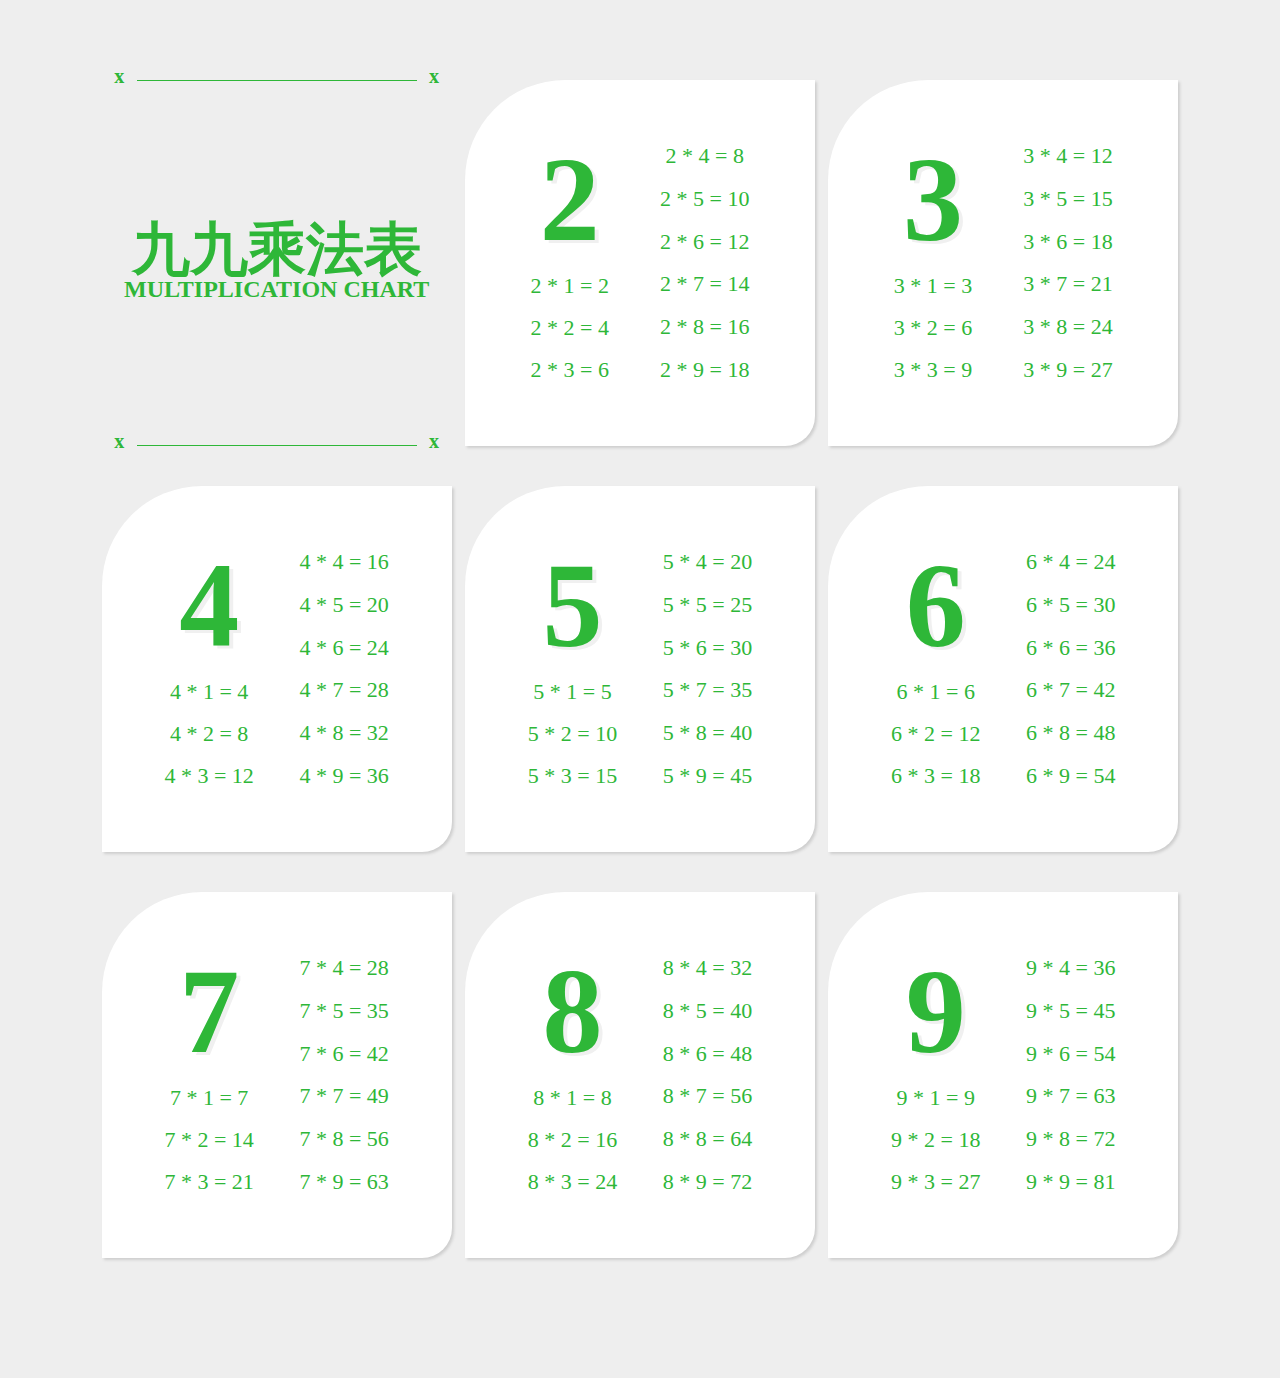
<file: 1F/index.html>
<!DOCTYPE html>
<html lang="en">
<head>
    <meta charset="UTF-8">
    <meta name="viewport" content="width=device-width, initial-scale=1.0">
    <title>1F 9*9</title>
    <link href="css/style.css" rel="stylesheet" type="text/css">
</head>
<body>
    <div class="wrapper">
        <div class="content">
            <div class="box header">
                <span class="line"></span>
                <div class="title">
                    <h1>九九乘法表</h1>
                    <h2>MULTIPLICATION CHART</h2>
                </div>
                <span class="line"></span>
            </div>
        </div>
    </div>
    <script src="js/js.js"></script>
</body>
</html>
</file>
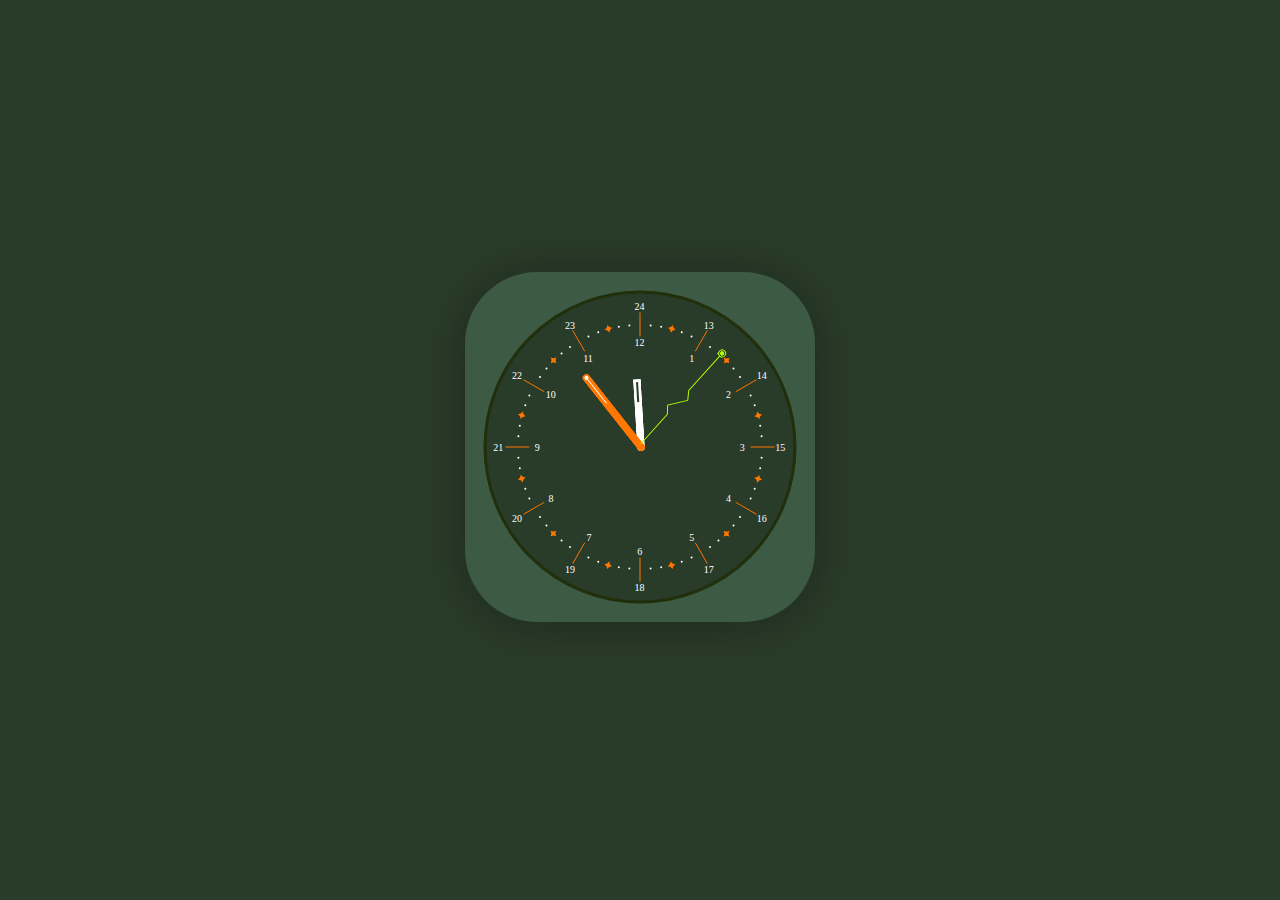
<file: 2F/index.html>
<!DOCTYPE html>
<html lang="en">
<head>
    <meta charset="UTF-8">
    <meta name="viewport" content="width=device-width, initial-scale=1.0">
    <title>2F Clock</title>
    <link href="css/style.css" rel="stylesheet" type="text/css">
</head>
<body>
    <div class="content">
        <div class="clock">
            <img src="img/hour-hand.svg" class="hour">
            <img src="img/minute-hand.svg" class="min">
            <img src="img/second-hand.svg" class="sec">
        </div>
    </div>
    <script src="js/js.js"></script>
</body>
</html>
</file>
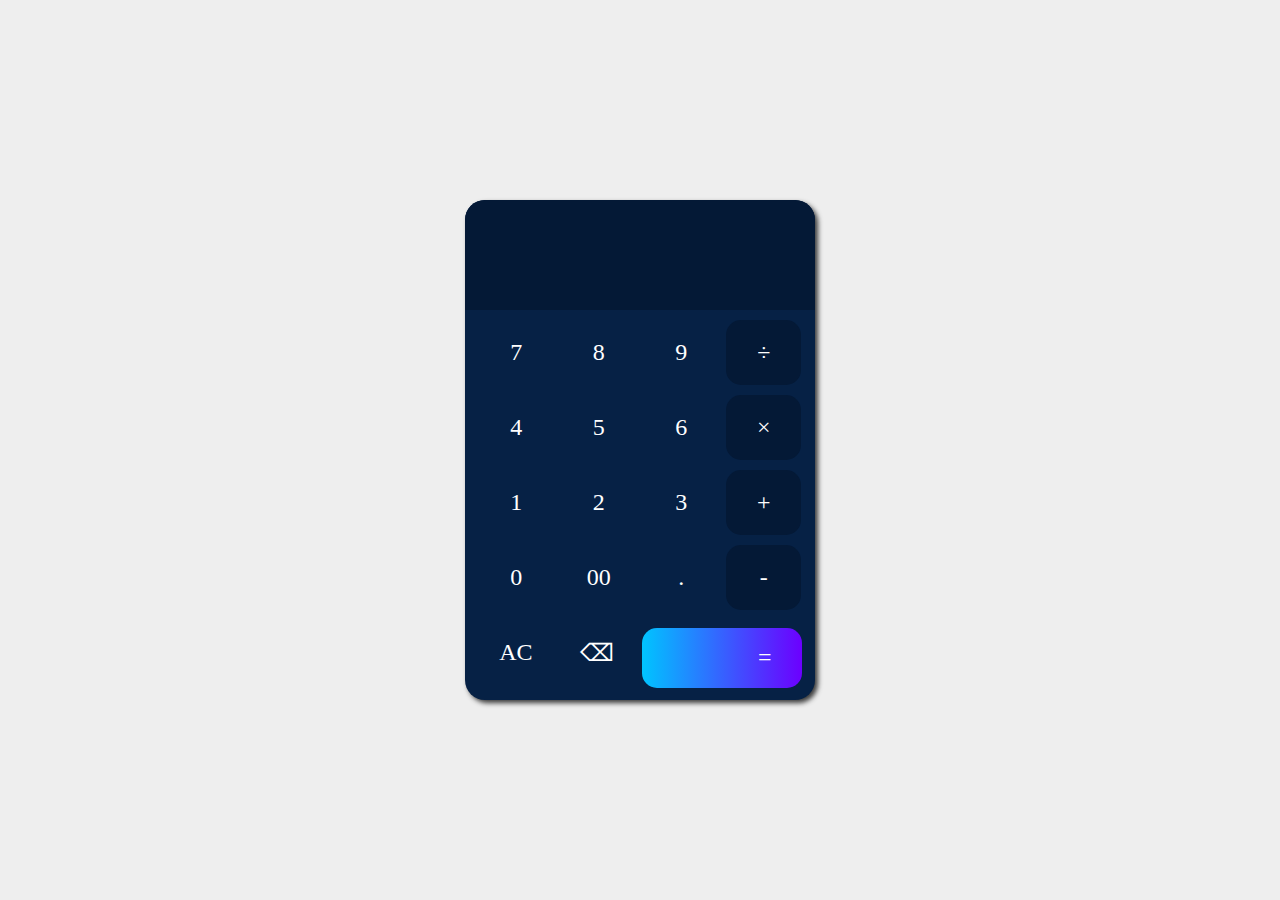
<file: 3F/index.html>
<!DOCTYPE html>
<html lang="en">
<head>
    <meta charset="UTF-8">
    <meta name="viewport" content="width=device-width, initial-scale=1.0">
    <title>Calculator</title>
    <link href="css/style.css" rel="stylesheet" type="text/css">
</head>
<body>
    <div class="wrapper">
        <div class="content">
            <div class="text">
                <div class="operation" id="operation"></div>
                <div class="text_num" id="text_num"></div>
            </div>
            <div class="keyboard">
                <div class="box" data-key="103" onclick="key('7')">7</div>
                <div class="box" data-key="104" onclick="key('8')">8</div>
                <div class="box" data-key="105" onclick="key('9')">9</div>
                <div class="box box_square" data-key="111" onclick="square('/')">÷</div>
                <div class="box" data-key="100" onclick="key('4')">4</div>
                <div class="box" data-key="101" onclick="key('5')">5</div>
                <div class="box" data-key="102" onclick="key('6')">6</div>
                <div class="box box_square" data-key="106" onclick="square('*')">×</div>
                <div class="box" data-key="97" onclick="key('1')">1</div>
                <div class="box" data-key="98" onclick="key('2')">2</div>
                <div class="box" data-key="99" onclick="key('3')">3</div>
                <div class="box box_square" data-key="107"  onclick="square('+')">+</div>
                <div class="box" data-key="96" onclick="key('0')">0</div>
                <div class="box" onclick="key('00')">00</div>
                <div class="box" data-key="110" onclick="key('.')">.</div>
                <div class="box box_square" data-key="109"  onclick="square('-')">-</div>
                <div class="box" data-key="46" onclick="clean()">AC</div>
                <div class="box" data-key="8" onclick="back()">⌫</div>
                <div class="box_result" data-key="108" onclick="result()">=</div>
            </div>
        </div>
    </div>
    <script src="js/js.js"></script>
</body>
</html>
</file>
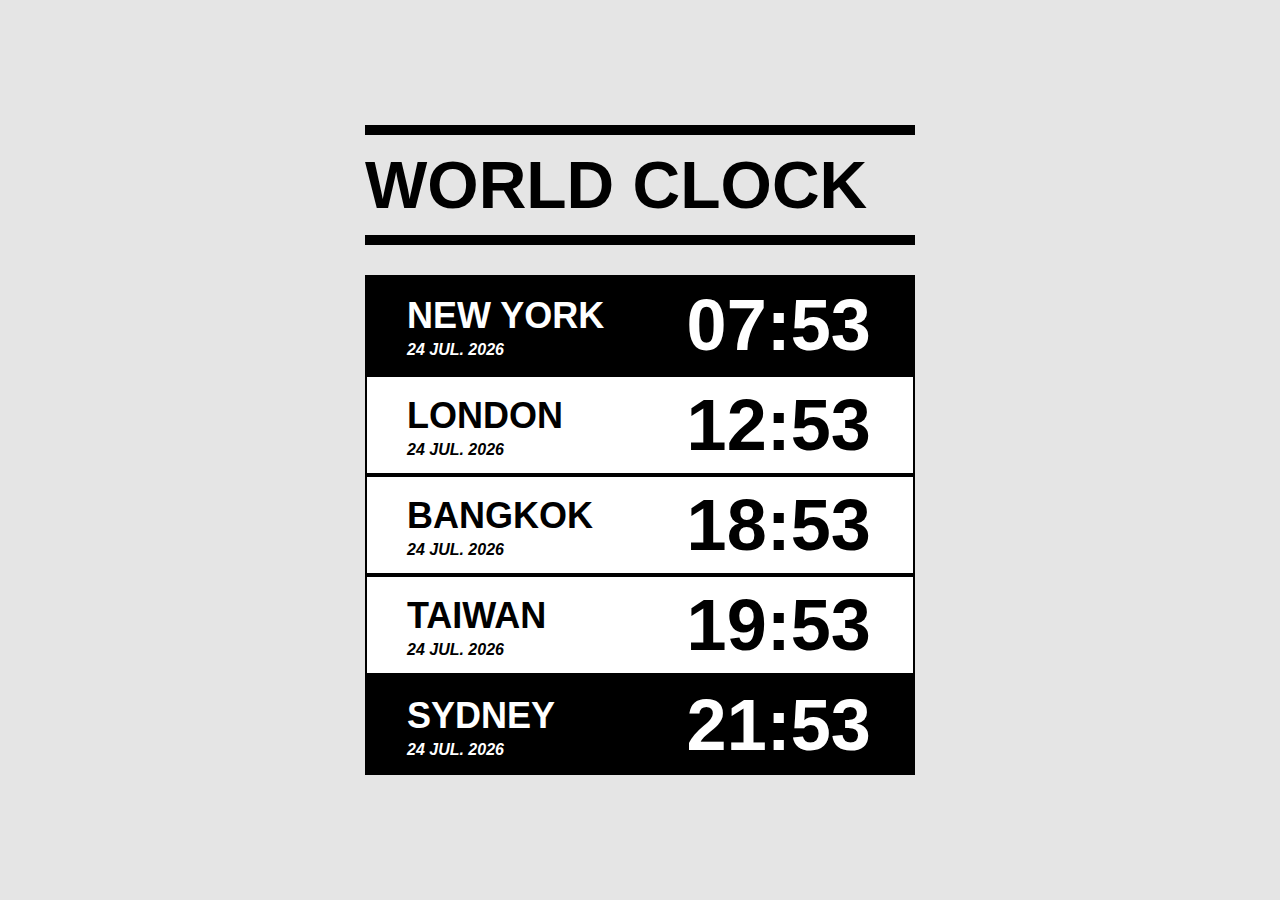
<file: 4F/index.html>
<!DOCTYPE html>
<html lang="en">
<head>
    <meta charset="UTF-8">
    <meta name="viewport" content="width=device-width, initial-scale=1.0">
    <title>World-Clock</title>
    <link href="css/style.css" rel="stylesheet" type="text/css">
</head>
<body>
    <div class="wrapper">
        <div class="content">
            <div class="title"><a>WORLD CLOCK</a></div>
            <div class="clock_list">
            </div>
        </div>
    </div>
    <script src="js/js.js"></script>
</body>
</html>
</file>
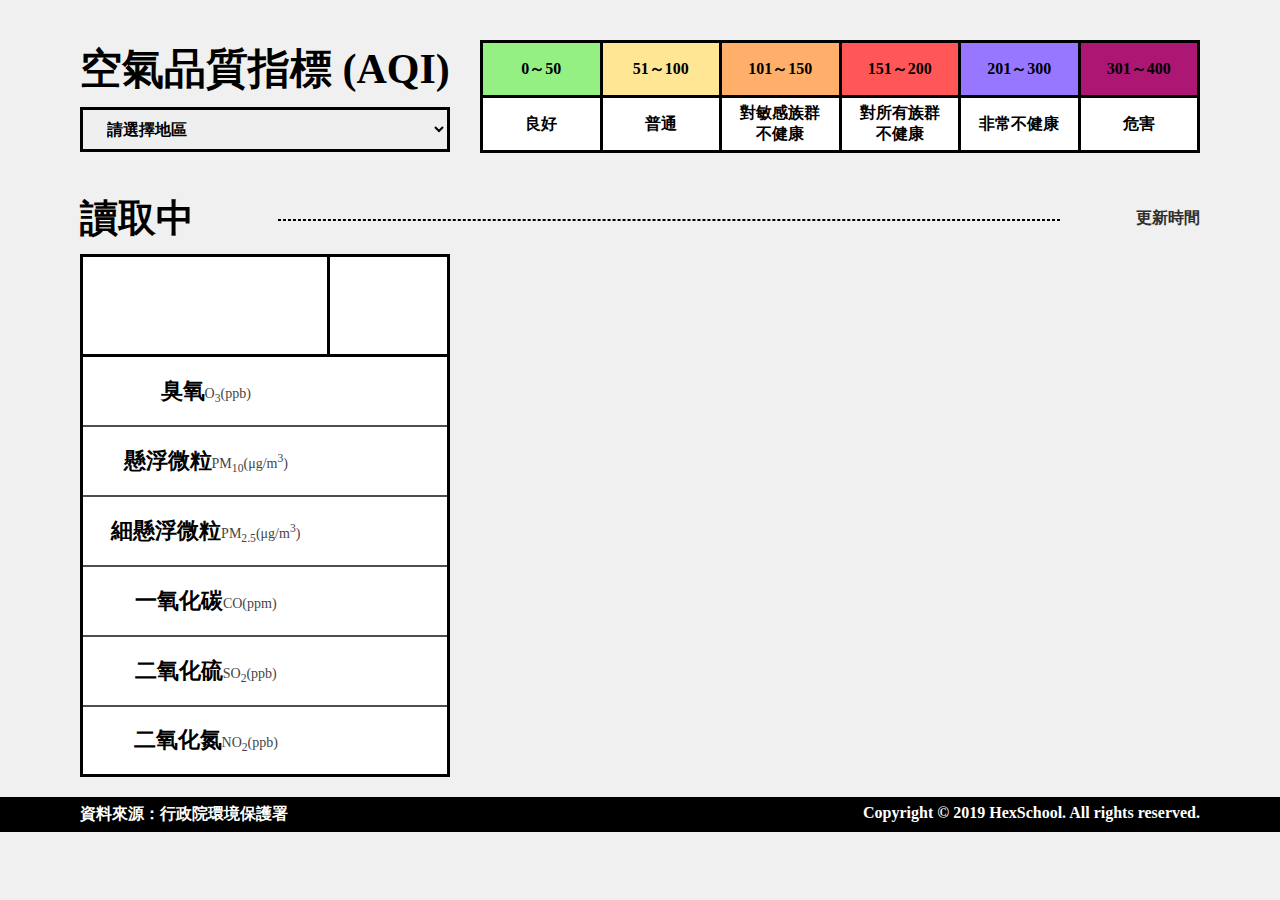
<file: 5F/index.html>
<!DOCTYPE html>
<html lang="en">
<head>
    <meta charset="UTF-8">
    <meta name="viewport" content="width=device-width, initial-scale=1.0">
    <link href="css/style.css" rel="stylesheet" type="text/css">
    <title>全台空氣指標儀表板 AQI</title>
</head>
<body>
    <div class="wrapper">
        <header>
            <div class="header_left">
                <div class="title"><h1>空氣品質指標 (AQI)</h1></div>
                <select class="countylist">
                    <option>請選擇地區</option>
                </select>
            </div>
            <div class="header_right">
                <table>
                    <thead>
                      <tr>
                        <td class="status_great">0～50</td>
                        <td class="status_normal">51～100</td>
                        <td class="status_ok">101～150</td>
                        <td class="status_notGood">151～200</td>
                        <td class="status_myGod">201～300</td>
                        <td class="status_danger">301～400</td>
                      </tr>
                    </thead>
                    <tbody>
                      <tr>
                        <td>良好</td>
                        <td>普通</td>
                        <td>對敏感族群<br>不健康</td>
                        <td>對所有族群<br>不健康</td>
                        <td>非常不健康</td>
                        <td>危害</td>
                      </tr>
                    </tbody>
                  </table>
            </div>
        </header>
        <div class="content">
            <div class="content_top">
                <div class="content_title">讀取中</div>
                <span></span>
                <div class="content_datatime">更新時間</div>
            </div>
            <div class="content_data">
                <div class="content_status">
                    <table class="content_status_list">
                        <thead>
                          <tr>
                            <td class="content_city"></td>
                            <td class="content_county_num"></td>
                          </tr>
                        </thead>
                        <tbody>
                            <tr>
                                <td>臭氧<span>O<sub>3</sub>(ppb)</span></td>
                                <td class="O3"></td>
                            </tr>
                            <tr>
                                <td>懸浮微粒<span>PM<sub>10</sub>(μg/m<sup>3</sup>)</span></td>
                                <td class="PM10"></td>
                            </tr>
                            <tr>
                                <td>細懸浮微粒<span>PM<sub>2.5</sub>(μg/m<sup>3</sup>)</span></td>
                                <td class="PM2"></td>
                            </tr>
                            <tr>
                                <td>一氧化碳<span>CO(ppm)</span></td>
                                <td class="CO"></td>
                            </tr>
                            <tr>
                                <td>二氧化硫<span>SO<sub>2</sub>(ppb)</span></td>
                                <td class="SO2"></td>
                            </tr>
                            <tr>
                                <td>二氧化氮<span>NO<sub>2</sub>(ppb)</span></td>
                                <td class="NO2"></td>
                            </tr>               
                            </tbody>
                      </table>
                </div>
                <div class="content_county">
                    <table class="content_city_item">

                    </table>
                </div>
            </div>
        </div>
    </div>
    <footer>
        <div class="footer_in">
            <div class="source">資料來源：行政院環境保護署</div>
            <div class="copyright">Copyright © 2019 HexSchool. All rights reserved.</div>
        </div>
    </footer>
    <script src="js/js.js"></script>
</body>
</html>
</file>
<file: 1F/css/style.css>
* {
  padding: 0;
  margin: 0;
  -webkit-box-sizing: border-box;
          box-sizing: border-box;
  font-family: Microsoft JhengHei;
}

.line::before, .line::after, .title, .formula {
  color: #2EB738;
}

body {
  background-color: #eeeeee;
}

.wrapper {
  width: 100%;
  min-width: 1110px;
}

.content {
  width: 1110px;
  margin: 80px auto;
  padding: 0px 10px;
  display: -webkit-box;
  display: -ms-flexbox;
  display: flex;
  -webkit-box-orient: horizontal;
  -webkit-box-direction: normal;
      -ms-flex-direction: row;
          flex-direction: row;
  -ms-flex-wrap: wrap;
      flex-wrap: wrap;
  -ms-flex-pack: distribute;
      justify-content: space-around;
}

.box {
  width: 350px;
  height: 366px;
  margin-bottom: 40px;
}

.header {
  text-align: center;
  display: -webkit-box;
  display: -ms-flexbox;
  display: flex;
  -webkit-box-orient: vertical;
  -webkit-box-direction: normal;
      -ms-flex-direction: column;
          flex-direction: column;
  -webkit-box-pack: justify;
      -ms-flex-pack: justify;
          justify-content: space-between;
}

.line {
  width: 80%;
  height: 1px;
  margin: 0 auto;
  position: relative;
  background-color: #2EB738;
  font-weight: bold;
  font-size: 20px;
}

.line::before {
  content: 'x';
  position: absolute;
  top: -15px;
  left: -8%;
}

.line::after {
  content: 'x';
  position: absolute;
  top: -15px;
  right: -8%;
}

.title h1 {
  font-size: 58px;
  line-height: 52px;
}

.formula {
  background-color: white;
  border-radius: 100px 0px 30px 0px;
  -webkit-box-shadow: 2px 2px 3px #cecece;
          box-shadow: 2px 2px 3px #cecece;
}

.list {
  list-style: none;
  height: 100%;
  padding: 60px 40px;
  text-align: center;
  display: -webkit-box;
  display: -ms-flexbox;
  display: flex;
  -webkit-box-orient: vertical;
  -webkit-box-direction: normal;
      -ms-flex-direction: column;
          flex-direction: column;
  -ms-flex-wrap: wrap;
      flex-wrap: wrap;
  -webkit-box-pack: justify;
      -ms-flex-pack: justify;
          justify-content: space-between;
}

.list__title {
  font-size: 120px;
  line-height: 120px;
  font-weight: bold;
  text-shadow: 4px 3px 0px #f0f0f0;
}

.list__item {
  font-size: 22px;
  line-height: 32px;
}
/*# sourceMappingURL=style.css.map */
</file>
<file: 2F/css/style.css>
* {
  padding: 0;
  margin: 0;
  -webkit-box-sizing: border-box;
          box-sizing: border-box;
}

body {
  background-color: #293b29;
}

.content {
  width: 100vw;
  min-width: 600px;
  height: 100vh;
  display: -webkit-box;
  display: -ms-flexbox;
  display: flex;
  -webkit-box-pack: center;
      -ms-flex-pack: center;
          justify-content: center;
  -webkit-box-align: center;
      -ms-flex-align: center;
          align-items: center;
}

.clock {
  width: 500px;
  height: 500px;
  background-image: url(../img/clock-bg.svg);
  background-size: cover;
  position: relative;
}

.hour {
  position: absolute;
  top: 243px;
  left: 247px;
  -webkit-transform-origin: 4px 4px;
          transform-origin: 4px 4px;
}

.min {
  position: absolute;
  top: 243px;
  left: 247px;
  -webkit-transform-origin: 4px 4px;
          transform-origin: 4px 4px;
}

.sec {
  position: absolute;
  top: 244px;
  left: 244px;
  -webkit-transform-origin: 6.525px 0px;
          transform-origin: 6.525px 0px;
}
/*# sourceMappingURL=style.css.map */
</file>
<file: 3F/css/style.css>
.box, .box_result {
  color: white;
}

.box, .box_result {
  font-size: 24px;
}

* {
  padding: 0;
  margin: 0;
  -webkit-box-sizing: border-box;
          box-sizing: border-box;
  font-family: Microsoft JhengHei;
}

body {
  background-color: #eeeeee;
}

.wrapper {
  width: 100vw;
  min-width: 450px;
  height: 100vh;
  display: -webkit-box;
  display: -ms-flexbox;
  display: flex;
  -webkit-box-orient: horizontal;
  -webkit-box-direction: normal;
      -ms-flex-direction: row;
          flex-direction: row;
  -webkit-box-align: center;
      -ms-flex-align: center;
          align-items: center;
  -webkit-box-pack: center;
      -ms-flex-pack: center;
          justify-content: center;
  -ms-flex-wrap: wrap;
      flex-wrap: wrap;
}

.content {
  width: 350px;
  height: 500px;
  border-radius: 20px;
  -webkit-box-shadow: 3px 3px 5px #3b3b3b;
          box-shadow: 3px 3px 5px #3b3b3b;
  background-color: #062145;
}

.text {
  width: 350px;
  height: 110px;
  padding: 10px 20px;
  overflow-x: auto;
  border-radius: 20px 20px 0 0;
  background-color: #041936;
  display: -webkit-box;
  display: -ms-flexbox;
  display: flex;
  -webkit-box-orient: vertical;
  -webkit-box-direction: normal;
      -ms-flex-direction: column;
          flex-direction: column;
  -webkit-box-align: end;
      -ms-flex-align: end;
          align-items: flex-end;
  -ms-flex-pack: distribute;
      justify-content: space-around;
  -ms-flex-wrap: wrap;
      flex-wrap: wrap;
}

.text::-webkit-scrollbar {
  display: none;
}

.operation {
  font-size: 14px;
  color: #00C4FF;
}

.text_num {
  font-size: 50px;
  line-height: 50px;
  font-weight: bold;
  color: white;
}

.keyboard {
  width: 350px;
  padding: 10px;
  display: -webkit-box;
  display: -ms-flexbox;
  display: flex;
  -webkit-box-orient: horizontal;
  -webkit-box-direction: normal;
      -ms-flex-direction: row;
          flex-direction: row;
  -webkit-box-align: center;
      -ms-flex-align: center;
          align-items: center;
  -ms-flex-pack: distribute;
      justify-content: space-around;
  -ms-flex-wrap: wrap;
      flex-wrap: wrap;
}

.box {
  width: 75px;
  height: 65px;
  margin-bottom: 10px;
  cursor: pointer;
  -webkit-transition: all .05s ease;
  transition: all .05s ease;
  display: -webkit-box;
  display: -ms-flexbox;
  display: flex;
  -webkit-box-orient: horizontal;
  -webkit-box-direction: normal;
      -ms-flex-direction: row;
          flex-direction: row;
  -webkit-box-align: center;
      -ms-flex-align: center;
          align-items: center;
  -webkit-box-pack: center;
      -ms-flex-pack: center;
          justify-content: center;
  -ms-flex-wrap: wrap;
      flex-wrap: wrap;
}

.box_square {
  width: 75px;
  height: 65px;
  border-radius: 15px;
  background-color: #041936;
}

.box_click {
  -webkit-transform: scale(1);
          transform: scale(1);
  border-radius: 15px;
  background-color: #e7decf28;
}

.box:hover {
  border-radius: 15px;
  background-color: #e7decf28;
}

.box_result {
  width: 160px;
  height: 60px;
  border-radius: 15px;
  text-align: right;
  padding-right: 30px;
  cursor: pointer;
  background: transparent -webkit-gradient(linear, left top, right top, from(#00C4FF), to(#6C00FF));
  background: transparent linear-gradient(90deg, #00C4FF 0%, #6C00FF 100%);
  display: -webkit-box;
  display: -ms-flexbox;
  display: flex;
  -webkit-box-orient: horizontal;
  -webkit-box-direction: normal;
      -ms-flex-direction: row;
          flex-direction: row;
  -webkit-box-align: center;
      -ms-flex-align: center;
          align-items: center;
  -webkit-box-pack: end;
      -ms-flex-pack: end;
          justify-content: flex-end;
  -ms-flex-wrap: wrap;
      flex-wrap: wrap;
}

.box_result:hover {
  border-radius: 15px;
  background: #e7decf28;
}
/*# sourceMappingURL=style.css.map */
</file>
<file: 4F/css/style.css>
* {
  padding: 0;
  margin: 0;
  -webkit-box-sizing: border-box;
          box-sizing: border-box;
  font-family: 'Open Sans', sans-serif;
}

body {
  background-color: #E5E5E5;
}

.wrapper {
  width: 100vw;
  height: 100vh;
  min-width: 600px;
  display: -webkit-box;
  display: -ms-flexbox;
  display: flex;
  -webkit-box-orient: horizontal;
  -webkit-box-direction: normal;
      -ms-flex-direction: row;
          flex-direction: row;
  -webkit-box-align: center;
      -ms-flex-align: center;
          align-items: center;
  -webkit-box-pack: center;
      -ms-flex-pack: center;
          justify-content: center;
}

.content {
  width: 550px;
  height: 650px;
}

.title {
  font-size: 66px;
  line-height: 100px;
  font-weight: 800;
  border-top: 10px solid #000000;
  border-bottom: 10px solid #000000;
  margin-bottom: 30px;
}

.clock_list {
  width: 100%;
  height: 500px;
}

.clock_list_item {
  width: 100%;
  height: 100px;
  padding: 16px 40px;
  border: 2px solid #000000;
  background-color: #ffffff;
  display: -webkit-box;
  display: -ms-flexbox;
  display: flex;
  -webkit-box-orient: horizontal;
  -webkit-box-direction: normal;
      -ms-flex-direction: row;
          flex-direction: row;
  -webkit-box-align: center;
      -ms-flex-align: center;
          align-items: center;
  -webkit-box-pack: justify;
      -ms-flex-pack: justify;
          justify-content: space-between;
}

.clock_list_item:first-child, .clock_list_item:last-child {
  background-color: #000000;
  color: #ffffff;
}

.clock_list_left {
  width: 60%;
}

.clock_list_right {
  width: 40%;
}

.clock_list_area {
  margin: 4px 0;
  font-size: 36px;
  font-weight: bolder;
}

.clock_list_date {
  font-style: italic;
  font-weight: bolder;
}

.clock_list_time {
  font-size: 72px;
  font-weight: bolder;
}
/*# sourceMappingURL=style.css.map */
</file>
<file: 5F/css/style.css>
* {
  padding: 0;
  margin: 0;
  -webkit-box-sizing: border-box;
          box-sizing: border-box;
  font-family: Microsoft JhengHei;
}

body {
  background-color: #F0F0F0;
}

.wrapper {
  width: 100%;
  min-width: 1200px;
}

header {
  width: 1120px;
  margin: 0 auto;
  padding-top: 40px;
  display: -webkit-box;
  display: -ms-flexbox;
  display: flex;
  -webkit-box-orient: horizontal;
  -webkit-box-direction: normal;
      -ms-flex-direction: row;
          flex-direction: row;
  -webkit-box-align: center;
      -ms-flex-align: center;
          align-items: center;
  -webkit-box-pack: justify;
      -ms-flex-pack: justify;
          justify-content: space-between;
}

.header_left {
  width: 380px;
}

.title h1 {
  font-size: 42px;
}

.countylist {
  width: 370px;
  margin-top: 10px;
  font-size: 16px;
  font-weight: bolder;
  padding: 10px 20px;
  border: 3px solid #000000;
}

.header_right {
  width: 720px;
}

.header_right table {
  width: 720px;
  height: 100px;
  border-collapse: collapse;
  table-layout: fixed;
}

.header_right table td {
  height: 55px;
  border: 3px solid #000000;
  text-align: center;
  font-weight: bolder;
}

.header_right table tbody {
  background-color: white;
}

.status_great {
  background-color: #95F084;
}

.status_normal {
  background-color: #FFE695;
}

.status_ok {
  background-color: #FFAF6A;
}

.status_notGood {
  background-color: #FF5757;
}

.status_myGod {
  background-color: #9777FF;
}

.status_danger {
  background-color: #AD1774;
}

.content {
  width: 1120px;
  margin: 0 auto;
  margin-top: 40px;
}

.content_top {
  width: 1120px;
  margin-bottom: 10px;
  display: -webkit-box;
  display: -ms-flexbox;
  display: flex;
  -webkit-box-orient: horizontal;
  -webkit-box-direction: normal;
      -ms-flex-direction: row;
          flex-direction: row;
  -webkit-box-align: center;
      -ms-flex-align: center;
          align-items: center;
  -webkit-box-pack: justify;
      -ms-flex-pack: justify;
          justify-content: space-between;
}

.content_title {
  width: 120px;
  font-size: 38px;
  font-weight: bolder;
}

.content_top span {
  width: 780px;
}

.content_top span::after {
  content: " ";
  position: absolute;
  width: 780px;
  border: 1px dashed black;
}

.content_datatime {
  color: #2e2e2e;
  font-weight: bolder;
}

.content_data {
  width: 1120px;
  margin-bottom: 20px;
  display: -webkit-box;
  display: -ms-flexbox;
  display: flex;
  -webkit-box-orient: horizontal;
  -webkit-box-direction: normal;
      -ms-flex-direction: row;
          flex-direction: row;
  -webkit-box-align: start;
      -ms-flex-align: start;
          align-items: flex-start;
  -webkit-box-pack: justify;
      -ms-flex-pack: justify;
          justify-content: space-between;
}

.content_status table {
  width: 370px;
  border-collapse: collapse;
  border: 3px solid #000000;
  text-align: center;
}

.content_status table thead td {
  border: 3px solid #000000;
}

td.content_city {
  font-size: 36px;
  font-weight: bolder;
  background-color: white;
}

td.content_city:hover {
  color: red;
  cursor: pointer;
}

td.content_county_num {
  height: 100px;
  width: 120px;
  font-size: 38px;
  font-weight: bolder;
  background: white;
}

.content_status table tbody td {
  height: 70px;
  font-size: 22px;
  font-weight: bolder;
  border-bottom: 2px solid #4e4e4e;
  background-color: white;
}

.content_status table tbody span {
  font-size: 14px;
  font-weight: normal;
  color: #444444;
}

.content_county {
  width: 720px;
}

.content_county table {
  width: 370px;
  height: 100px;
  border-collapse: collapse;
  margin-bottom: 10px;
}

.content_county table td {
  border: 3px solid #000000;
  text-align: center;
}

footer {
  width: 100%;
  height: 35px;
  min-width: 1200px;
  background-color: #000000;
  display: -webkit-box;
  display: -ms-flexbox;
  display: flex;
  -webkit-box-orient: horizontal;
  -webkit-box-direction: normal;
      -ms-flex-direction: row;
          flex-direction: row;
  -webkit-box-align: center;
      -ms-flex-align: center;
          align-items: center;
  -webkit-box-pack: center;
      -ms-flex-pack: center;
          justify-content: center;
}

.footer_in {
  width: 1120px;
  color: white;
  font-weight: bolder;
  display: -webkit-box;
  display: -ms-flexbox;
  display: flex;
  -webkit-box-orient: horizontal;
  -webkit-box-direction: normal;
      -ms-flex-direction: row;
          flex-direction: row;
  -webkit-box-align: start;
      -ms-flex-align: start;
          align-items: flex-start;
  -webkit-box-pack: justify;
      -ms-flex-pack: justify;
          justify-content: space-between;
}
/*# sourceMappingURL=style.css.map */
</file>
